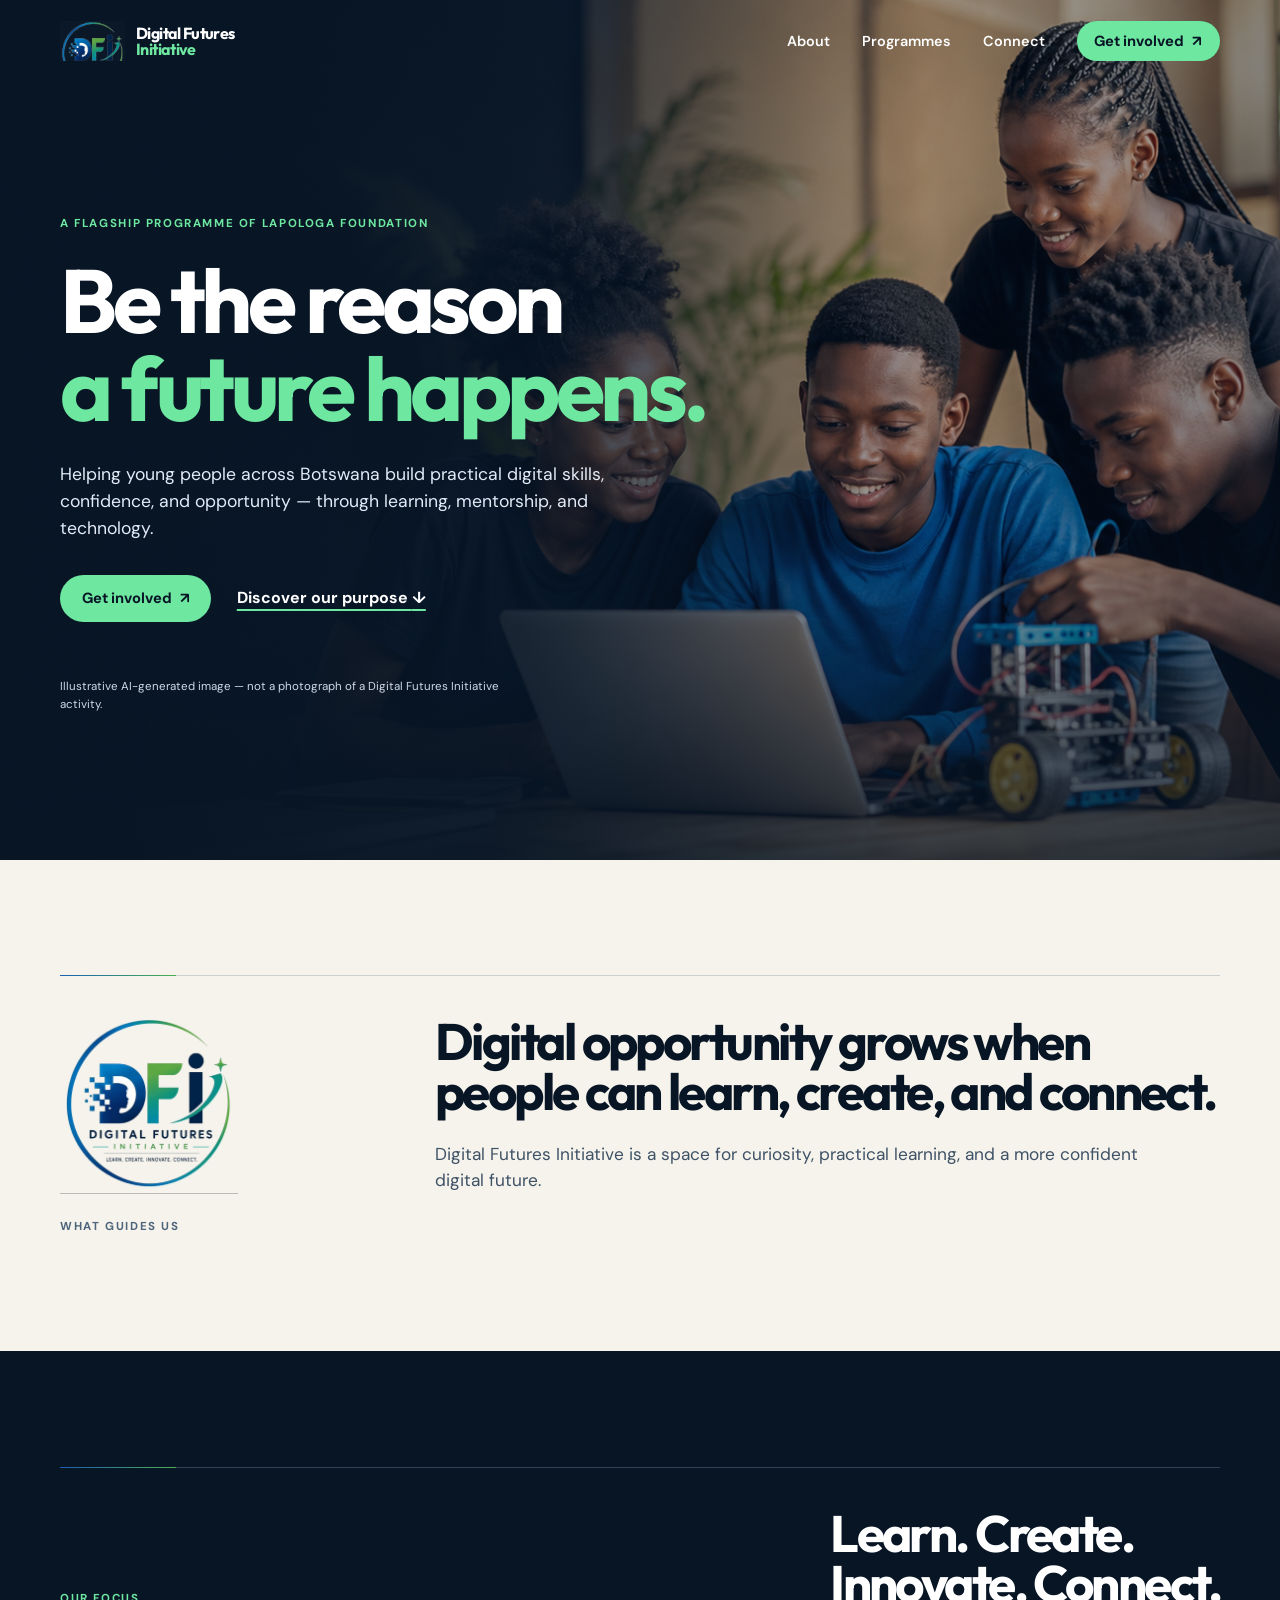
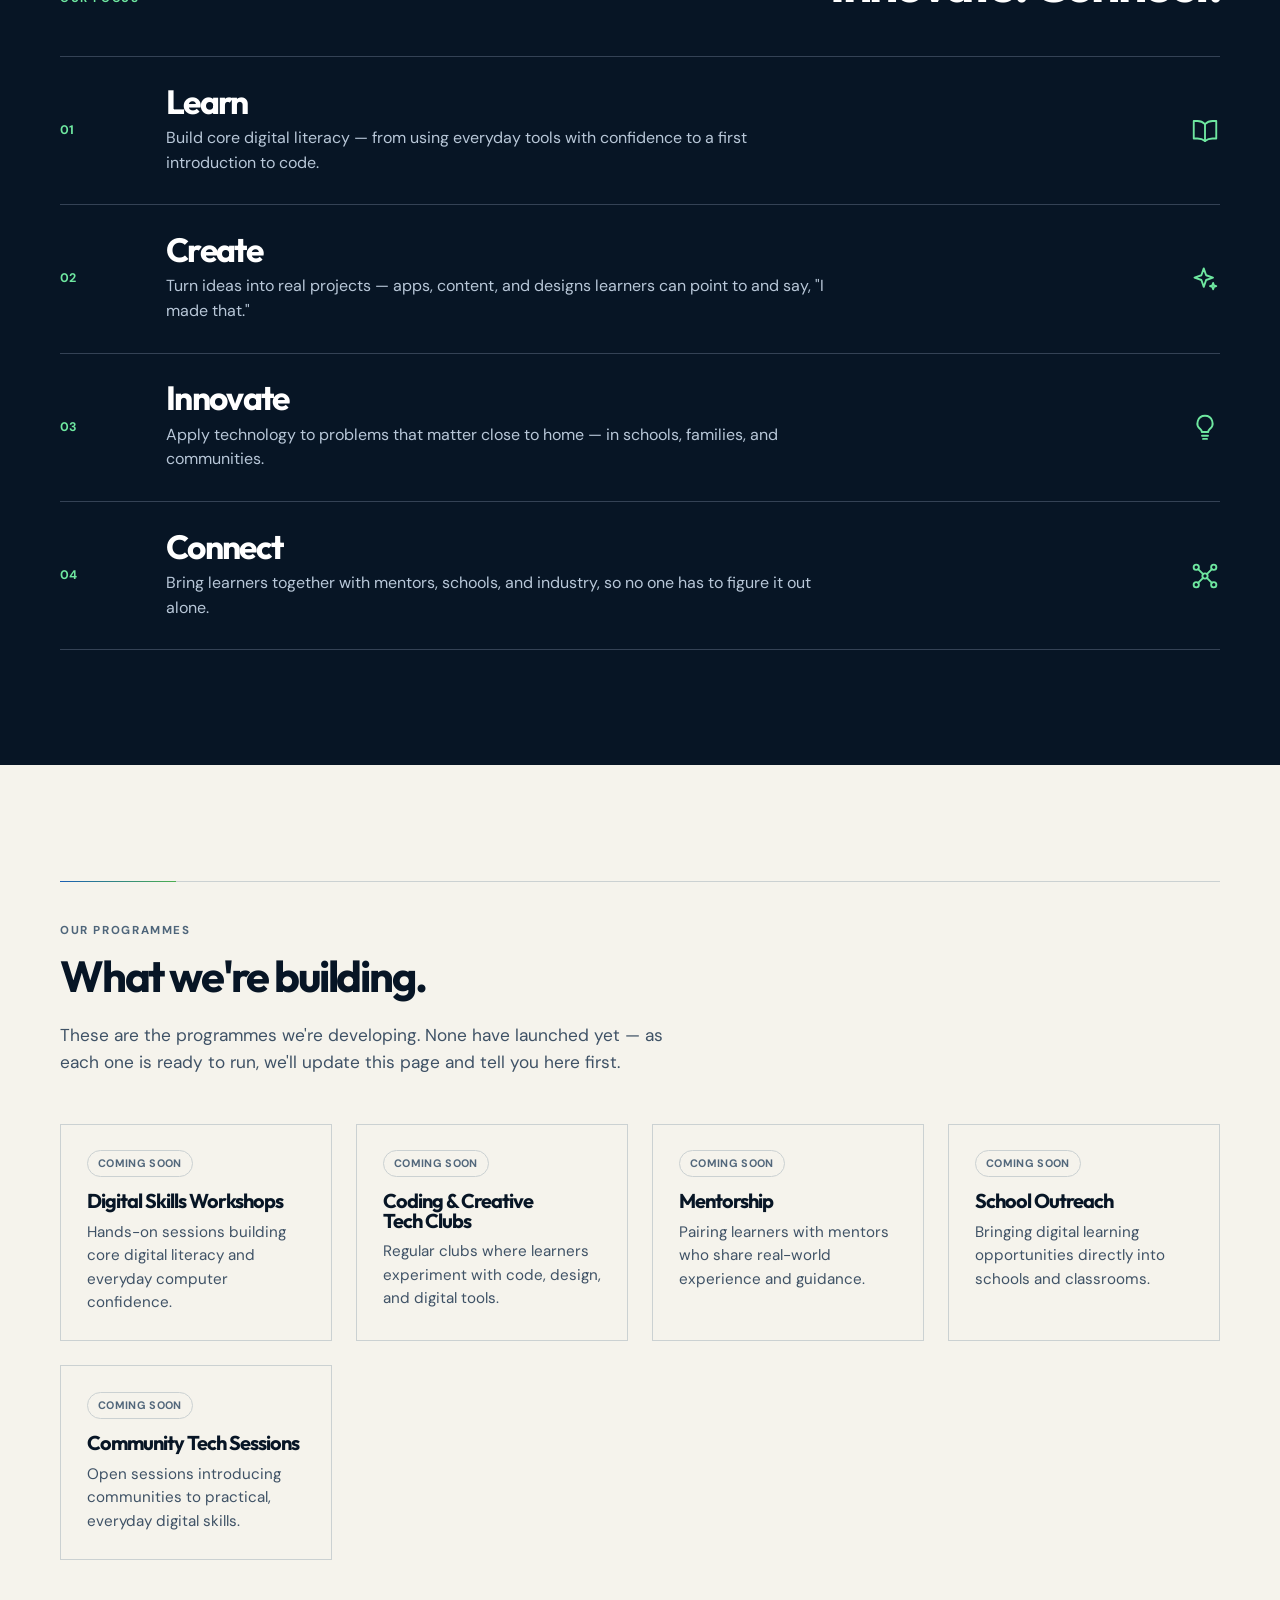
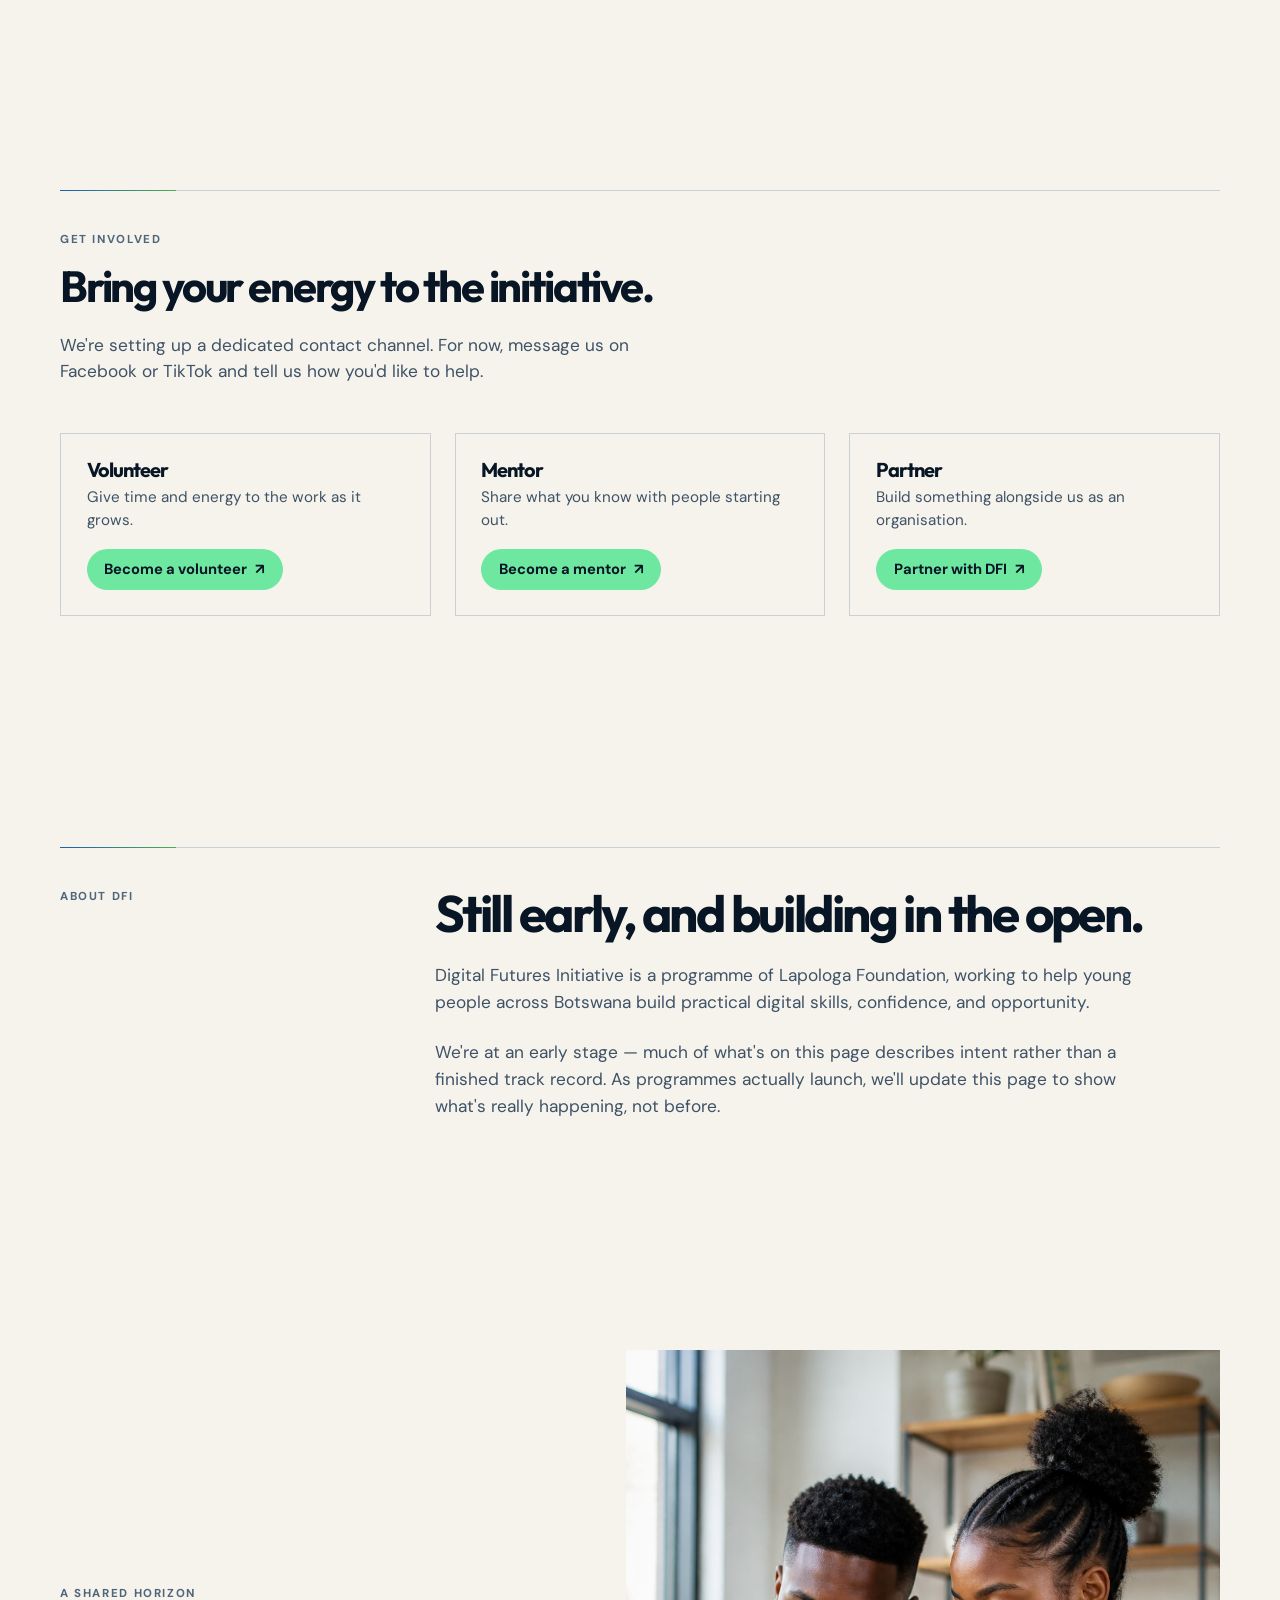
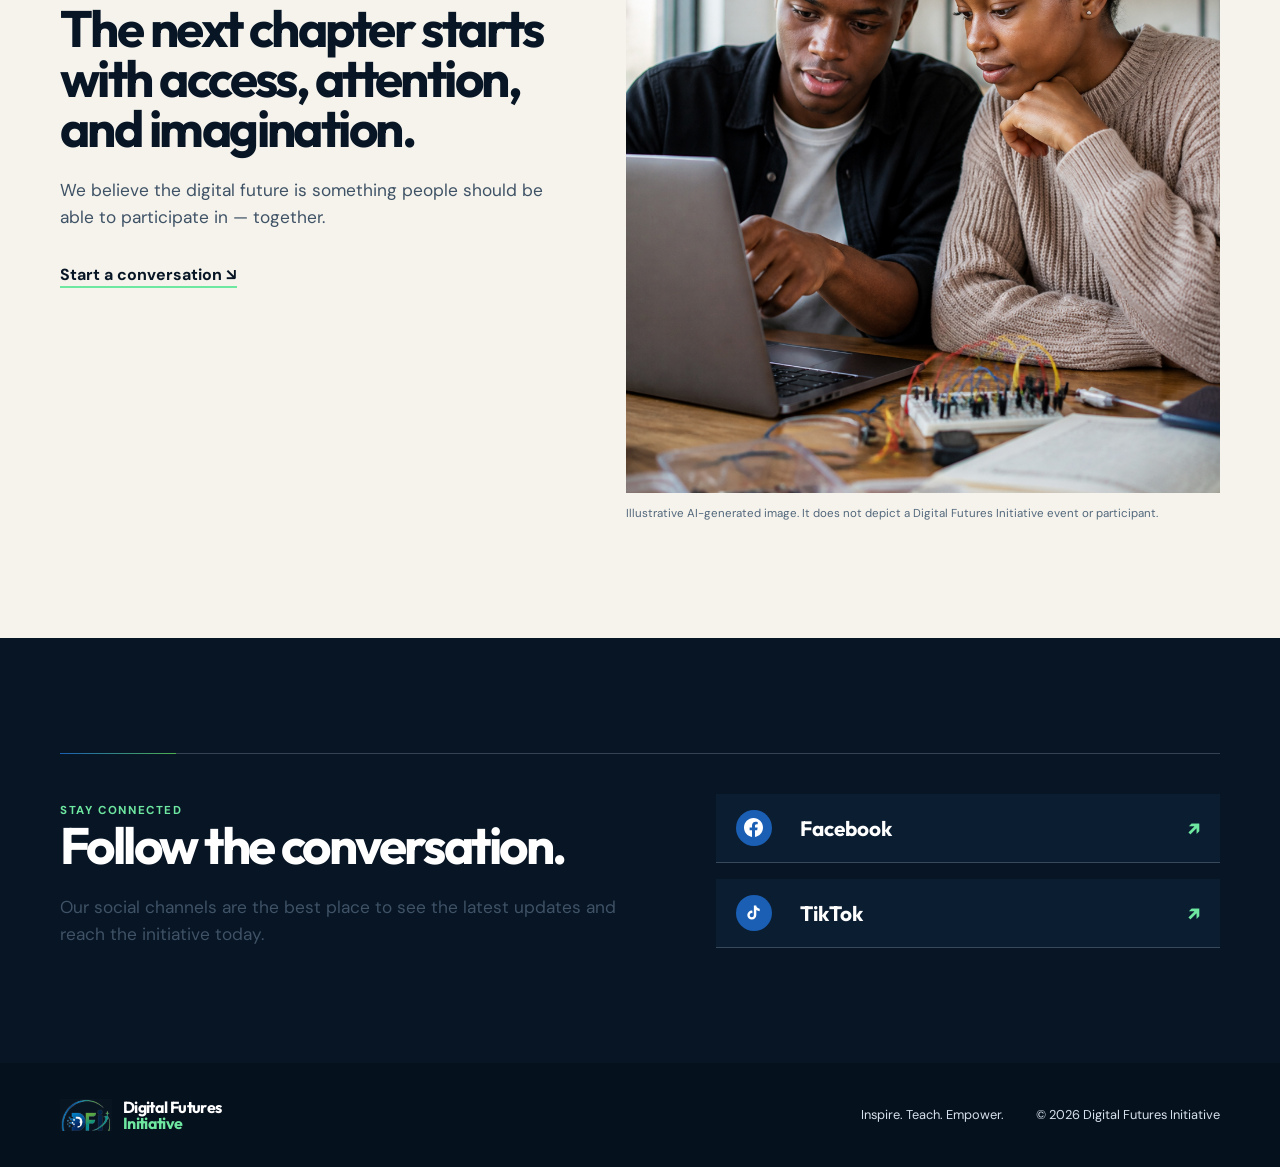
<file: index.html>
<!doctype html>
<html lang="en">
  <head>
    <meta charset="UTF-8" />
    <meta name="viewport" content="width=device-width, initial-scale=1.0" />
    <title>Digital Futures Initiative</title>
    <meta name="description" content="Digital Futures Initiative — learn, create, innovate, connect. A flagship programme of Lapologa Foundation building Botswana's digital future." />
    <meta name="theme-color" content="#071525" />

    <!-- Absolute URLs required: social scrapers do not resolve relative paths. -->
    <!-- Update all four if the site moves to a custom domain. -->
    <link rel="canonical" href="https://dondie52.github.io/dfi/" />
    <meta property="og:type" content="website" />
    <meta property="og:site_name" content="Digital Futures Initiative" />
    <meta property="og:title" content="Digital Futures Initiative" />
    <meta property="og:description" content="Learn. Create. Innovate. Connect. Join us in building Botswana's digital future — one learner, creator, and connector at a time." />
    <meta property="og:url" content="https://dondie52.github.io/dfi/" />
    <meta property="og:image" content="https://dondie52.github.io/dfi/assets/images/dfi-logo-full.png" />
    <meta property="og:image:alt" content="Digital Futures Initiative logo — Learn. Create. Innovate. Connect." />
    <meta property="og:locale" content="en_GB" />
    <meta name="twitter:card" content="summary_large_image" />
    <meta name="twitter:title" content="Digital Futures Initiative" />
    <meta name="twitter:description" content="Learn. Create. Innovate. Connect. Join us in building Botswana's digital future." />
    <meta name="twitter:image" content="https://dondie52.github.io/dfi/assets/images/dfi-logo-full.png" />

    <link rel="icon" href="assets/images/dfi-logo-mark.png" />
    <link rel="apple-touch-icon" href="assets/images/dfi-logo-mark.png" />

    <link rel="preconnect" href="https://fonts.googleapis.com" />
    <link rel="preconnect" href="https://fonts.gstatic.com" crossorigin />
    <link href="https://fonts.googleapis.com/css2?family=DM+Sans:wght@400;500;600;700&family=Outfit:wght@500;600;700;800&display=swap" rel="stylesheet" />
    <link rel="stylesheet" href="styles.css" />

    <script type="application/ld+json">
      {
        "@context": "https://schema.org",
        "@type": "Organization",
        "name": "Digital Futures Initiative",
        "alternateName": "DFI",
        "url": "https://dondie52.github.io/dfi/",
        "logo": "https://dondie52.github.io/dfi/assets/images/dfi-logo-full.png",
        "slogan": "Learn. Create. Innovate. Connect.",
        "sameAs": [
          "https://www.facebook.com/profile.php?id=61593348803461",
          "https://www.tiktok.com/@digitalfutureinitiative"
        ]
      }
    </script>
  </head>
  <body>
    <a class="skip-link" href="#main">Skip to content</a>
    <header class="site-header" data-header>
      <nav class="nav shell" aria-label="Primary navigation">
        <a class="brand" href="#top" aria-label="Digital Futures Initiative home">
          <img class="brand-mark" src="assets/images/dfi-logo-mark.png" alt="" width="66" height="40" />
          <span>Digital Futures<br /><em>Initiative</em></span>
        </a>
        <button class="menu-button" type="button" aria-expanded="false" aria-controls="nav-links" aria-label="Open navigation" data-menu-button>
          <span class="menu-bar"></span><span class="menu-bar"></span>
        </button>
        <div class="nav-links" id="nav-links" data-menu>
          <a href="#about">About</a><a href="#programmes">Programmes</a><a href="#connect">Connect</a>
          <a class="button button-small" href="#contact">Get involved <span aria-hidden="true">↗</span></a>
        </div>
      </nav>
    </header>

    <main id="main">
      <section class="hero" id="top" aria-labelledby="hero-title">
        <div class="hero-media" aria-hidden="true"><img src="assets/images/learning-together-hero.png" alt="" width="1774" height="887" fetchpriority="high" decoding="async" /></div>
        <div class="hero-shade" aria-hidden="true"></div>
        <div class="shell hero-content">
          <p class="hero-label" data-hero-step>A flagship programme of Lapologa Foundation</p>
          <h1 id="hero-title" data-hero-step>Be the reason<br /><span>a future happens.</span></h1>
          <p class="hero-copy" data-hero-step>Helping young people across Botswana build practical digital skills, confidence, and opportunity — through learning, mentorship, and technology.</p>
          <div class="hero-actions" data-hero-step><a class="button" href="#contact">Get involved <span aria-hidden="true">↗</span></a><a class="text-link" href="#about">Discover our purpose <span aria-hidden="true">↓</span></a></div>
          <p class="image-note" data-hero-step>Illustrative AI-generated image — not a photograph of a Digital Futures Initiative activity.</p>
        </div>
      </section>

      <section class="intro shell" id="about" aria-labelledby="about-title">
        <div class="section-rule" aria-hidden="true"><span></span></div>
        <div class="intro-grid">
          <div class="intro-lede"><img class="intro-logo" src="assets/images/dfi-logo-full.png" alt="Digital Futures Initiative logo" width="728" height="721" loading="lazy" decoding="async" /><p class="section-label">What guides us</p></div>
          <div><h2 id="about-title">Digital opportunity grows when people can learn, create, and connect.</h2><p>Digital Futures Initiative is a space for curiosity, practical learning, and a more confident digital future.</p></div>
        </div>
      </section>

      <section class="focus-section" id="focus" aria-labelledby="focus-title">
        <div class="shell"><div class="section-rule section-rule-dark" aria-hidden="true"><span></span></div>
          <div class="section-heading"><p class="section-label">Our focus</p><h2 id="focus-title">Learn. Create.<br />Innovate. Connect.</h2></div>
          <div class="focus-list">
            <article><span class="focus-number">01</span><div><h3>Learn</h3><p>Build core digital literacy — from using everyday tools with confidence to a first introduction to code.</p></div><span class="focus-symbol" aria-hidden="true"><svg viewBox="0 0 24 24" fill="none" stroke="currentColor" stroke-width="1.5" stroke-linecap="round" stroke-linejoin="round"><path d="M12 6.5S9.5 4 6 4H3v14h3c3.5 0 6 2 6 2s2.5-2 6-2h3V4h-3c-3.5 0-6 2.5-6 2.5Z" /><path d="M12 6.5V20" /></svg></span></article>
            <article><span class="focus-number">02</span><div><h3>Create</h3><p>Turn ideas into real projects — apps, content, and designs learners can point to and say, "I made that."</p></div><span class="focus-symbol" aria-hidden="true"><svg viewBox="0 0 24 24" fill="none" stroke="currentColor" stroke-width="1.5" stroke-linecap="round" stroke-linejoin="round"><path d="M11 3.5 12.9 9l5.5 1.9-5.5 1.9L11 18.3 9.1 12.8 3.6 10.9 9.1 9Z" /><path d="M18.5 15.2l.65 1.85 1.85.65-1.85.65-.65 1.85-.65-1.85-1.85-.65 1.85-.65Z" /></svg></span></article>
            <article><span class="focus-number">03</span><div><h3>Innovate</h3><p>Apply technology to problems that matter close to home — in schools, families, and communities.</p></div><span class="focus-symbol" aria-hidden="true"><svg viewBox="0 0 24 24" fill="none" stroke="currentColor" stroke-width="1.5" stroke-linecap="round" stroke-linejoin="round"><path d="M12 3a6 6 0 0 0-3.5 10.9c.6.45.9 1.15.9 1.9V16h5.2v-.2c0-.75.3-1.45.9-1.9A6 6 0 0 0 12 3Z" /><path d="M9.6 19h4.8" /><path d="M10.4 21.5h3.2" /></svg></span></article>
            <article><span class="focus-number">04</span><div><h3>Connect</h3><p>Bring learners together with mentors, schools, and industry, so no one has to figure it out alone.</p></div><span class="focus-symbol" aria-hidden="true"><svg viewBox="0 0 24 24" fill="none" stroke="currentColor" stroke-width="1.5" stroke-linecap="round" stroke-linejoin="round"><circle cx="12" cy="12" r="2.1" /><circle cx="5" cy="5" r="2.1" /><circle cx="19" cy="5" r="2.1" /><circle cx="5" cy="19" r="2.1" /><circle cx="19" cy="19" r="2.1" /><path d="M6.5 6.5 10.5 10.5M17.5 6.5 13.5 10.5M6.5 17.5 10.5 13.5M17.5 17.5 13.5 13.5" /></svg></span></article>
          </div>
        </div>
      </section>

      <section class="programmes shell" id="programmes" aria-labelledby="programmes-title">
        <div class="section-rule" aria-hidden="true"><span></span></div>
        <div class="section-intro"><p class="section-label">Our programmes</p><h2 id="programmes-title">What we're building.</h2><p>These are the programmes we're developing. None have launched yet — as each one is ready to run, we'll update this page and tell you here first.</p></div>
        <div class="programmes-grid">
          <article><span class="programme-badge">Coming soon</span><h3>Digital Skills Workshops</h3><p>Hands-on sessions building core digital literacy and everyday computer confidence.</p></article>
          <article><span class="programme-badge">Coming soon</span><h3>Coding &amp; Creative Tech Clubs</h3><p>Regular clubs where learners experiment with code, design, and digital tools.</p></article>
          <article><span class="programme-badge">Coming soon</span><h3>Mentorship</h3><p>Pairing learners with mentors who share real-world experience and guidance.</p></article>
          <article><span class="programme-badge">Coming soon</span><h3>School Outreach</h3><p>Bringing digital learning opportunities directly into schools and classrooms.</p></article>
          <article><span class="programme-badge">Coming soon</span><h3>Community Tech Sessions</h3><p>Open sessions introducing communities to practical, everyday digital skills.</p></article>
        </div>
      </section>

      <section class="contact shell" id="contact" aria-labelledby="contact-title">
        <div class="section-rule" aria-hidden="true"><span></span></div>
        <div class="section-intro"><p class="section-label">Get involved</p><h2 id="contact-title">Bring your energy to the initiative.</h2><p>We're setting up a dedicated contact channel. For now, message us on Facebook or TikTok and tell us how you'd like to help.</p></div>
        <div class="involve-cards">
          <article><h3>Volunteer</h3><p>Give time and energy to the work as it grows.</p><a class="button button-small" data-social-link="facebook" href="https://www.facebook.com/profile.php?id=61593348803461" target="_blank" rel="noreferrer">Become a volunteer <span aria-hidden="true">↗</span></a></article>
          <article><h3>Mentor</h3><p>Share what you know with people starting out.</p><a class="button button-small" data-social-link="facebook" href="https://www.facebook.com/profile.php?id=61593348803461" target="_blank" rel="noreferrer">Become a mentor <span aria-hidden="true">↗</span></a></article>
          <article><h3>Partner</h3><p>Build something alongside us as an organisation.</p><a class="button button-small" data-social-link="facebook" href="https://www.facebook.com/profile.php?id=61593348803461" target="_blank" rel="noreferrer">Partner with DFI <span aria-hidden="true">↗</span></a></article>
        </div>
      </section>

      <section class="intro shell" id="about-dfi" aria-labelledby="about-dfi-title">
        <div class="section-rule" aria-hidden="true"><span></span></div>
        <div class="intro-grid">
          <div class="intro-lede"><p class="section-label">About DFI</p></div>
          <div><h2 id="about-dfi-title">Still early, and building in the open.</h2><p>Digital Futures Initiative is a programme of Lapologa Foundation, working to help young people across Botswana build practical digital skills, confidence, and opportunity.</p><p>We're at an early stage — much of what's on this page describes intent rather than a finished track record. As programmes actually launch, we'll update this page to show what's really happening, not before.</p></div>
        </div>
      </section>

      <section class="gallery shell" aria-labelledby="gallery-title">
        <div class="gallery-copy"><p class="section-label">A shared horizon</p><h2 id="gallery-title">The next chapter starts with access, attention, and imagination.</h2><p>We believe the digital future is something people should be able to participate in — together.</p><a class="text-link" href="#contact">Start a conversation <span aria-hidden="true">↘</span></a></div>
        <figure><img src="assets/images/learning-together-gallery.png" alt="Illustrative AI-generated image of young people collaborating with a laptop and electronics components at a table." width="1024" height="1536" loading="lazy" decoding="async" /><figcaption>Illustrative AI-generated image. It does not depict a Digital Futures Initiative event or participant.</figcaption></figure>
      </section>

      <section class="connect-section" id="connect" aria-labelledby="connect-title">
        <div class="shell"><div class="section-rule section-rule-dark" aria-hidden="true"><span></span></div>
          <div class="connect-grid"><div><p class="section-label">Stay connected</p><h2 id="connect-title">Follow the conversation.</h2><p>Our social channels are the best place to see the latest updates and reach the initiative today.</p></div>
            <div class="social-cards"><a data-social-link="facebook" href="https://www.facebook.com/profile.php?id=61593348803461" target="_blank" rel="noreferrer" aria-label="Visit Digital Futures Initiative on Facebook (opens in a new tab)"><span class="social-icon" aria-hidden="true"><svg viewBox="0 0 24 24" fill="currentColor"><path d="M24 12.07C24 5.4 18.63 0 12 0S0 5.4 0 12.07C0 18.1 4.39 23.09 10.13 24v-8.44H7.08v-3.49h3.05V9.41c0-3.02 1.79-4.69 4.53-4.69 1.31 0 2.68.24 2.68.24v2.96h-1.51c-1.49 0-1.96.93-1.96 1.89v2.26h3.33l-.53 3.49h-2.8V24C19.61 23.09 24 18.1 24 12.07Z" /></svg></span><strong>Facebook</strong><b aria-hidden="true">↗</b></a><a data-social-link="tiktok" href="https://www.tiktok.com/@digitalfutureinitiative" target="_blank" rel="noreferrer" aria-label="Visit Digital Futures Initiative on TikTok (opens in a new tab)"><span class="social-icon" aria-hidden="true"><svg viewBox="0 0 24 24" fill="currentColor"><path d="M16.6 5.82A4.28 4.28 0 0 1 15.54 3h-3.09v12.4a2.59 2.59 0 0 1-2.59 2.5 2.59 2.59 0 1 1 .76-5.07V9.66a5.7 5.7 0 0 0-.76-.05A5.68 5.68 0 1 0 15.54 15.3V8.9a7.35 7.35 0 0 0 4.3 1.38V7.19a4.28 4.28 0 0 1-3.24-1.37Z" /></svg></span><strong>TikTok</strong><b aria-hidden="true">↗</b></a></div>
          </div>
        </div>
      </section>
    </main>
    <footer><div class="shell footer-inner"><a class="brand" href="#top"><img class="brand-mark" src="assets/images/dfi-logo-mark.png" alt="" width="53" height="32" /><span>Digital Futures<br /><em>Initiative</em></span></a><p>Inspire. Teach. Empower.</p><p>© <span data-year></span> Digital Futures Initiative</p></div></footer>
    <script src="config.js"></script><script src="script.js"></script>
  </body>
</html>
</file>
<file: styles.css>
/* ---------------------------------------------------------------
   Design tokens — the single source of truth for colour and rhythm.
   Brand gradient and its stops are taken from the DFI logo mark.
   Prefer adding a token here over hardcoding a new literal below.
   --------------------------------------------------------------- */
:root {
  /* Dark ground */
  --ink: #071525;
  --ink-2: #0b1d31;
  --ink-3: #06111e;

  /* Light ground */
  --paper: #f5f3ec;
  --surface: #e9edf0;

  /* Brand — from assets/images/dfi-logo-full.png */
  --brand-a: #1a5fb4;
  --brand-b: #4caf50;
  --brand-gradient: linear-gradient(90deg, var(--brand-a), var(--brand-b));

  /* Accent: shares the logo's green hue, lifted for contrast on --ink (12:1) */
  --accent: #6ee7a0;

  /* Text */
  --text: #3f5266;
  --text-muted: #52677b;
  --text-label: #4e657a;
  --on-dark: #e2ebf7;
  --on-dark-muted: #b8c7d8;
  --on-dark-faint: #91a1b3;

  /* Lines */
  --rule: #cbd1d2;
  --rule-dark: rgba(213, 229, 255, 0.22);

  /* Rhythm */
  --section-y: clamp(4.5rem, 9vw, 8.5rem);
  --gap-xs: 0.5rem;
  --gap-s: 1rem;
  --gap-m: 1.5rem;
  --gap-l: 2.5rem;
  --gap-xl: 4rem;

  --ease: cubic-bezier(0.16, 1, 0.3, 1);
  --sans: "DM Sans", ui-sans-serif, system-ui, sans-serif;
  --display: "Outfit", ui-sans-serif, system-ui, sans-serif;
}
* {
  box-sizing: border-box;
}
html {
  scroll-behavior: smooth;
  /* Keeps in-page anchors clear of the fixed header. */
  scroll-padding-top: 96px;
}
body {
  margin: 0;
  background: var(--paper);
  color: var(--ink);
  font-family: var(--sans);
  font-size: 16px;
  line-height: 1.55;
  -webkit-font-smoothing: antialiased;
}
a {
  color: inherit;
}
/* height:auto is mandatory alongside the width/height attributes in the
   markup. Those attributes are presentational hints that give an image a
   DEFINITE height, and `aspect-ratio` is ignored unless one dimension is
   auto — without this, every aspect-ratio rule below silently does nothing.
   Elements that genuinely need a fixed height set it themselves and win
   on specificity (.hero-media img, .brand-mark). */
img {
  max-width: 100%;
  height: auto;
}
.shell {
  width: min(1160px, calc(100% - 48px));
  margin: auto;
}
.sr-only {
  position: absolute;
  width: 1px;
  height: 1px;
  clip-path: inset(50%);
  overflow: hidden;
  white-space: nowrap;
}
.skip-link {
  position: fixed;
  z-index: 100;
  left: 1rem;
  top: -4rem;
  background: var(--accent);
  color: var(--ink);
  font-weight: 700;
  padding: 0.7rem 1rem;
  text-decoration: none;
  transition: top 0.2s var(--ease);
}
.skip-link:focus {
  top: 1rem;
}

/* Header ------------------------------------------------------- */
.site-header {
  position: fixed;
  inset: 0 0 auto;
  z-index: 20;
  color: #fff;
  transition: background 0.25s, box-shadow 0.25s;
}
.site-header.is-scrolled {
  background: rgba(7, 21, 37, 0.94);
  box-shadow: 0 6px 20px rgba(0, 0, 0, 0.18);
  backdrop-filter: saturate(140%) blur(6px);
}
.nav {
  height: 82px;
  display: flex;
  align-items: center;
  justify-content: space-between;
}
.brand {
  display: inline-flex;
  align-items: center;
  gap: 0.65rem;
  text-decoration: none;
  font: 700 1rem/1 var(--display);
  letter-spacing: -0.04em;
}
.brand em {
  font-style: normal;
  color: var(--accent);
}
.brand-mark {
  height: 40px;
  width: auto;
  object-fit: contain;
  display: block;
}
.nav-links {
  display: flex;
  align-items: center;
  gap: 2rem;
  font-size: 0.9rem;
  font-weight: 600;
}
.nav-links > a:not(.button) {
  text-decoration: none;
  position: relative;
}
.nav-links > a:not(.button)::after {
  content: "";
  position: absolute;
  height: 2px;
  background: var(--accent);
  inset: auto 0 -0.35rem;
  transform: scaleX(0);
  transform-origin: left;
  transition: transform 0.25s var(--ease);
}
.nav-links > a:not(.button):hover::after,
.nav-links > a[aria-current]::after {
  transform: scaleX(1);
}
.nav-links > a[aria-current] {
  color: var(--accent);
}

/* Buttons ------------------------------------------------------ */
/* Solid accent with ink text: 12:1. The gradient is reserved for
   rules and hover bars, where no text sits on top of it. */
.button {
  display: inline-flex;
  align-items: center;
  justify-content: center;
  gap: 0.5rem;
  background: var(--accent);
  color: var(--ink);
  padding: 0.85rem 1.35rem;
  border: 0;
  border-radius: 999px;
  font: 700 0.92rem var(--sans);
  text-decoration: none;
  cursor: pointer;
  transition: transform 0.25s var(--ease), box-shadow 0.25s var(--ease), background 0.2s;
}
.button:hover {
  background: #8af0b5;
  transform: translateY(-2px);
  box-shadow: 0 10px 24px -8px rgba(110, 231, 160, 0.55);
}
.button:active {
  transform: translateY(0);
}
.button-small {
  padding: 0.65rem 1.1rem;
}
.menu-button {
  display: none;
  background: none;
  border: 0;
  color: #fff;
  cursor: pointer;
}
.menu-bar {
  display: block;
  width: 25px;
  height: 2px;
  background: currentColor;
  transition: transform 0.25s var(--ease), opacity 0.2s;
}
[aria-expanded="true"] .menu-bar:first-of-type {
  transform: translateY(3.5px) rotate(45deg);
}
[aria-expanded="true"] .menu-bar:last-of-type {
  transform: translateY(-3.5px) rotate(-45deg);
}

/* Hero --------------------------------------------------------- */
.hero {
  position: relative;
  min-height: min(100svh, 860px);
  display: grid;
  align-items: center;
  color: #fff;
  background: var(--ink);
  overflow: hidden;
  padding: 108px 0 2.5rem;
}
.hero-media,
.hero-shade {
  position: absolute;
  inset: 0;
}
.hero-media img {
  width: 100%;
  height: 100%;
  object-fit: cover;
  object-position: center;
}
.hero-shade {
  background:
    linear-gradient(
      90deg,
      rgba(7, 21, 37, 0.98) 0%,
      rgba(7, 21, 37, 0.88) 38%,
      rgba(7, 21, 37, 0.26) 72%,
      rgba(7, 21, 37, 0.45)
    ),
    linear-gradient(0deg, rgba(7, 21, 37, 0.72), transparent 38%);
}
.hero-content {
  position: relative;
  max-width: 1160px;
}
.hero-label,
.section-label {
  text-transform: uppercase;
  letter-spacing: 0.14em;
  font-size: 0.72rem;
  font-weight: 700;
}
.hero-label {
  color: var(--accent);
  margin: 0 0 var(--gap-m);
}
.hero h1,
h2,
h3 {
  font-family: var(--display);
  line-height: 0.98;
  letter-spacing: -0.05em;
  text-wrap: balance;
}
.hero h1 {
  font-size: clamp(3.25rem, 7vw, 6rem);
  max-width: 15ch;
  margin: 0;
}
.hero h1 span {
  color: var(--accent);
}
.hero-copy {
  font-size: 1.1rem;
  max-width: 52ch;
  color: var(--on-dark);
  margin: 1.8rem 0 2rem;
}
.hero-actions {
  display: flex;
  align-items: center;
  gap: 1.6rem;
}
.text-link {
  font-weight: 700;
  text-underline-offset: 0.35rem;
  text-decoration-color: var(--accent);
  text-decoration-thickness: 2px;
}
/* In normal flow so it can never collide with the hero copy. */
.image-note {
  font-size: 0.72rem;
  color: #cfdae9;
  margin: 3.5rem 0 0;
  max-width: 60ch;
}

/* Shared section furniture ------------------------------------- */
.section-rule {
  height: 1px;
  background: var(--rule);
  margin-bottom: var(--gap-l);
}
.section-rule-dark {
  background: var(--rule-dark);
}
.section-rule span {
  display: block;
  background: var(--brand-gradient);
  height: 100%;
  width: 10%;
}
.section-label {
  margin: 0;
  color: var(--text-label);
}
.intro h2,
.section-heading h2,
.gallery h2,
.connect-grid h2,
.contact h2 {
  font-size: clamp(2.3rem, 4vw, 4.4rem);
  margin: 0;
}
.intro p:not(.section-label),
.section-intro > p:not(.section-label),
.gallery-copy > p:not(.section-label),
.connect-grid p:not(.section-label) {
  max-width: 60ch;
  color: var(--text);
  font-size: 1.08rem;
  margin: var(--gap-m) 0 0;
}

/* Intro -------------------------------------------------------- */
.intro {
  padding: var(--section-y) 0;
}
.intro-grid {
  display: grid;
  grid-template-columns: 1fr 2.4fr;
  gap: 3rem;
}
.intro-lede {
  display: flex;
  flex-direction: column;
  align-items: start;
  gap: var(--gap-m);
}
.intro-logo {
  width: 100%;
  max-width: 180px;
  height: auto;
}

/* Focus -------------------------------------------------------- */
.focus-section,
.connect-section {
  background: var(--ink);
  color: #fff;
  padding: var(--section-y) 0;
}
.section-heading {
  display: flex;
  align-items: end;
  justify-content: space-between;
  gap: var(--gap-m);
  margin-bottom: 3rem;
}
.section-heading .section-label,
.connect-grid .section-label {
  color: var(--accent);
}
.focus-list {
  border-top: 1px solid var(--rule-dark);
}
.focus-list article {
  position: relative;
  display: grid;
  grid-template-columns: 90px 1fr 50px;
  gap: var(--gap-s);
  align-items: center;
  padding: 1.8rem 0;
  border-bottom: 1px solid var(--rule-dark);
  transition: transform 0.3s var(--ease), background 0.3s;
}
.focus-list article::before {
  content: "";
  position: absolute;
  left: 0;
  top: 0;
  bottom: 0;
  width: 3px;
  background: var(--brand-gradient);
  opacity: 0;
  transition: opacity 0.25s;
}
.focus-list article:hover {
  transform: translateX(0.4rem);
  background: var(--ink-2);
}
.focus-list article:hover::before {
  opacity: 1;
}
.focus-number {
  font-size: 0.78rem;
  color: var(--accent);
  font-weight: 700;
}
.focus-list h3 {
  font-size: 2.1rem;
  margin: 0;
}
.focus-list p {
  margin: 0.45rem 0 0;
  color: var(--on-dark-muted);
  max-width: 60ch;
}
.focus-symbol {
  justify-self: end;
  color: var(--accent);
  display: block;
}
.focus-symbol svg {
  width: 30px;
  height: 30px;
  display: block;
}

/* Section intro (shared heading block for light sections) ------ */
.section-intro {
  max-width: 640px;
  margin-bottom: 3rem;
}
.section-intro h2 {
  font-size: clamp(2.1rem, 3.4vw, 3.2rem);
  margin: var(--gap-s) 0 0;
}
.gallery figcaption {
  font-size: 0.72rem;
  color: var(--text-muted);
  margin-top: 0.75rem;
}

/* Programmes ----------------------------------------------------- */
.programmes {
  padding: var(--section-y) 0;
}
.programmes-grid {
  display: grid;
  grid-template-columns: repeat(auto-fit, minmax(220px, 1fr));
  gap: var(--gap-m);
}
.programmes-grid article {
  border: 1px solid var(--rule);
  padding: 1.6rem;
}
.programmes-grid h3 {
  font-family: var(--display);
  font-size: 1.25rem;
  margin: 0 0 0.6rem;
}
.programmes-grid p {
  margin: 0;
  color: var(--text);
  font-size: 0.95rem;
}
.programme-badge {
  display: inline-block;
  font-size: 0.68rem;
  font-weight: 700;
  letter-spacing: 0.03em;
  text-transform: uppercase;
  color: var(--text-muted);
  border: 1px solid var(--rule);
  border-radius: 999px;
  padding: 0.25rem 0.65rem;
  margin-bottom: 0.9rem;
}

/* Get involved cards --------------------------------------------- */
.involve-cards {
  display: grid;
  grid-template-columns: repeat(auto-fit, minmax(220px, 1fr));
  gap: var(--gap-m);
  margin-top: 2.5rem;
}
.involve-cards article {
  border: 1px solid var(--rule);
  padding: 1.6rem;
  display: flex;
  flex-direction: column;
  align-items: start;
  gap: 0.4rem;
}
.involve-cards h3 {
  font-family: var(--display);
  font-size: 1.25rem;
  margin: 0;
}
.involve-cards p {
  margin: 0 0 0.6rem;
  color: var(--text);
  font-size: 0.95rem;
}

/* Gallery ------------------------------------------------------ */
.gallery {
  padding: var(--section-y) 0;
  display: grid;
  grid-template-columns: 0.9fr 1.1fr;
  align-items: center;
  gap: 5rem;
}
.gallery-copy .text-link {
  display: inline-block;
  margin-top: 2rem;
}
.gallery figure {
  margin: 0;
}
.gallery figure img {
  width: 100%;
  aspect-ratio: 4 / 5;
  object-fit: cover;
  display: block;
}

/* Connect ------------------------------------------------------ */
.connect-grid {
  display: grid;
  grid-template-columns: 1fr 0.85fr;
  gap: var(--gap-xl);
  align-items: end;
}
.social-cards {
  display: grid;
  gap: var(--gap-s);
}
.social-cards a {
  display: grid;
  grid-template-columns: 48px 1fr auto;
  align-items: center;
  gap: var(--gap-s);
  text-decoration: none;
  padding: 1rem 1.2rem;
  border-bottom: 1px solid var(--rule-dark);
  font-family: var(--display);
  font-size: 1.3rem;
  transition: transform 0.25s var(--ease), background 0.25s;
  background: var(--ink-2);
}
.social-cards a:hover {
  transform: translateX(0.4rem);
  background: #102841;
}
.social-icon {
  display: grid;
  place-items: center;
  width: 36px;
  height: 36px;
  border-radius: 50%;
  background: var(--brand-a);
  color: #fff;
}
.social-icon svg {
  width: 19px;
  height: 19px;
  display: block;
}
.social-cards b {
  color: var(--accent);
}

/* Contact -------------------------------------------------------- */
.contact {
  padding: var(--section-y) 0;
}

/* Footer ------------------------------------------------------- */
footer {
  background: var(--ink-3);
  color: #d7e1ed;
  padding: 2.25rem 0;
}
.footer-inner {
  display: grid;
  grid-template-columns: 1fr auto auto;
  gap: 2rem;
  align-items: center;
  font-size: 0.8rem;
}
.footer-inner p {
  margin: 0;
}
.footer-inner .brand {
  color: #fff;
}
.footer-inner .brand-mark {
  height: 32px;
}

/* Browser surfaces --------------------------------------------- */
::selection {
  background: var(--accent);
  color: var(--ink);
}
:focus-visible {
  outline: 3px solid var(--accent);
  outline-offset: 4px;
}
html {
  scrollbar-color: var(--brand-a) var(--surface);
}

/* Scroll reveal.
   The `reveal` class is added by script.js ONLY when the visitor has not
   asked for reduced motion, so content is visible by default and stays
   visible if JavaScript never runs. Do not set opacity:0 in markup. */
.reveal {
  opacity: 0;
  transform: translateY(20px);
}
.reveal.is-in {
  opacity: 1;
  transform: none;
  transition: opacity 0.75s var(--ease), transform 0.75s var(--ease);
}
.hero-step {
  opacity: 0;
  transform: translateY(16px);
}
.hero-step.is-in {
  opacity: 1;
  transform: none;
  transition: opacity 0.8s var(--ease), transform 0.8s var(--ease);
  transition-delay: calc(var(--step, 0) * 90ms);
}

/* Tablet: relax the desktop two-column grids well before they collapse. */
@media (max-width: 1024px) {
  .intro-grid {
    grid-template-columns: 1fr 1.7fr;
    gap: 2rem;
  }
  .gallery {
    gap: 2.5rem;
  }
  .connect-grid {
    grid-template-columns: 1fr;
    gap: var(--gap-l);
    align-items: start;
  }
  .focus-list article {
    grid-template-columns: 64px 1fr 40px;
  }
}

@media (max-width: 760px) {
  .shell {
    width: min(100% - 32px, 1160px);
  }
  .nav {
    height: 68px;
  }
  html {
    scroll-padding-top: 80px;
  }
  .menu-button {
    display: grid;
    gap: 5px;
    padding: 0.5rem;
  }
  .nav-links {
    display: none;
    position: absolute;
    top: 68px;
    left: 0;
    right: 0;
    padding: 1.5rem 1rem 1.75rem;
    background: var(--ink);
    flex-direction: column;
    align-items: start;
    gap: 1.2rem;
  }
  .nav-links.is-open {
    display: flex;
  }
  .hero {
    padding: 96px 0 2rem;
  }
  .hero-shade {
    background:
      linear-gradient(90deg, rgba(7, 21, 37, 0.91), rgba(7, 21, 37, 0.48)),
      linear-gradient(0deg, rgba(7, 21, 37, 0.85), transparent 70%);
  }
  .hero h1 {
    font-size: clamp(2.75rem, 12vw, 4.4rem);
  }
  .hero-copy {
    font-size: 1rem;
  }
  .hero-actions {
    align-items: start;
    flex-direction: column;
    gap: var(--gap-s);
  }
  .image-note {
    margin-top: 2.5rem;
  }
  .intro-grid,
  .gallery {
    grid-template-columns: 1fr;
    gap: 2rem;
  }
  .intro-grid {
    gap: 0.75rem;
  }
  .intro-lede {
    flex-direction: row;
    align-items: center;
    gap: var(--gap-s);
  }
  .intro-logo {
    max-width: 56px;
  }
  .section-heading {
    align-items: start;
    flex-direction: column;
    gap: 0.7rem;
  }
  .focus-list article {
    grid-template-columns: 45px 1fr 30px;
  }
  .focus-list h3 {
    font-size: 1.7rem;
  }
  .focus-symbol svg {
    width: 22px;
    height: 22px;
  }
  .section-intro {
    margin-bottom: 2rem;
  }
  .gallery figure {
    order: -1;
  }
  .gallery figure img {
    aspect-ratio: 1 / 1;
  }
  .footer-inner {
    grid-template-columns: 1fr;
    gap: var(--gap-s);
  }
  .footer-inner p:last-child {
    color: var(--on-dark-faint);
  }
}

@media (prefers-reduced-motion: reduce) {
  html {
    scroll-behavior: auto;
  }
  *,
  *::before,
  *::after {
    transition: none !important;
    animation: none !important;
  }
  /* Safety net: if a reveal class is ever applied under reduced motion,
     the content must still be visible rather than stuck at opacity 0. */
  .reveal,
  .hero-step {
    opacity: 1 !important;
    transform: none !important;
  }
}
</file>
